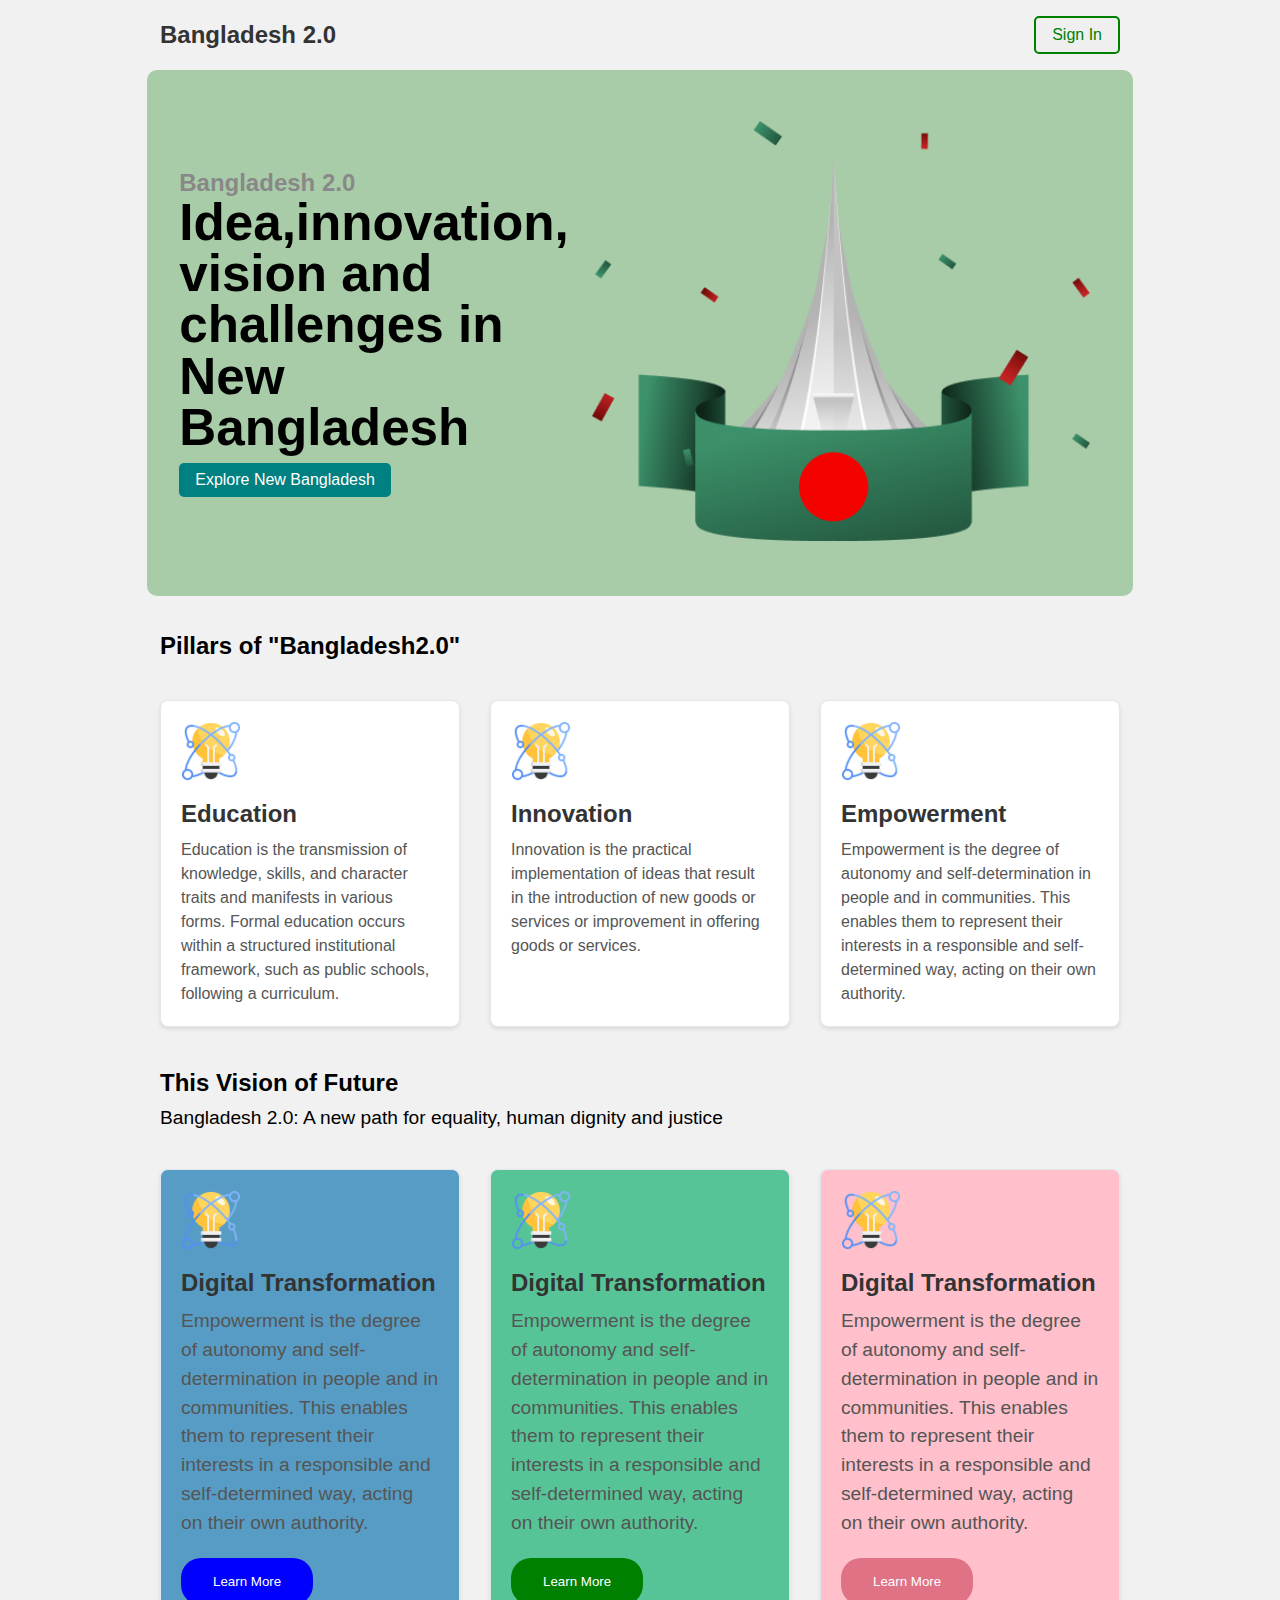
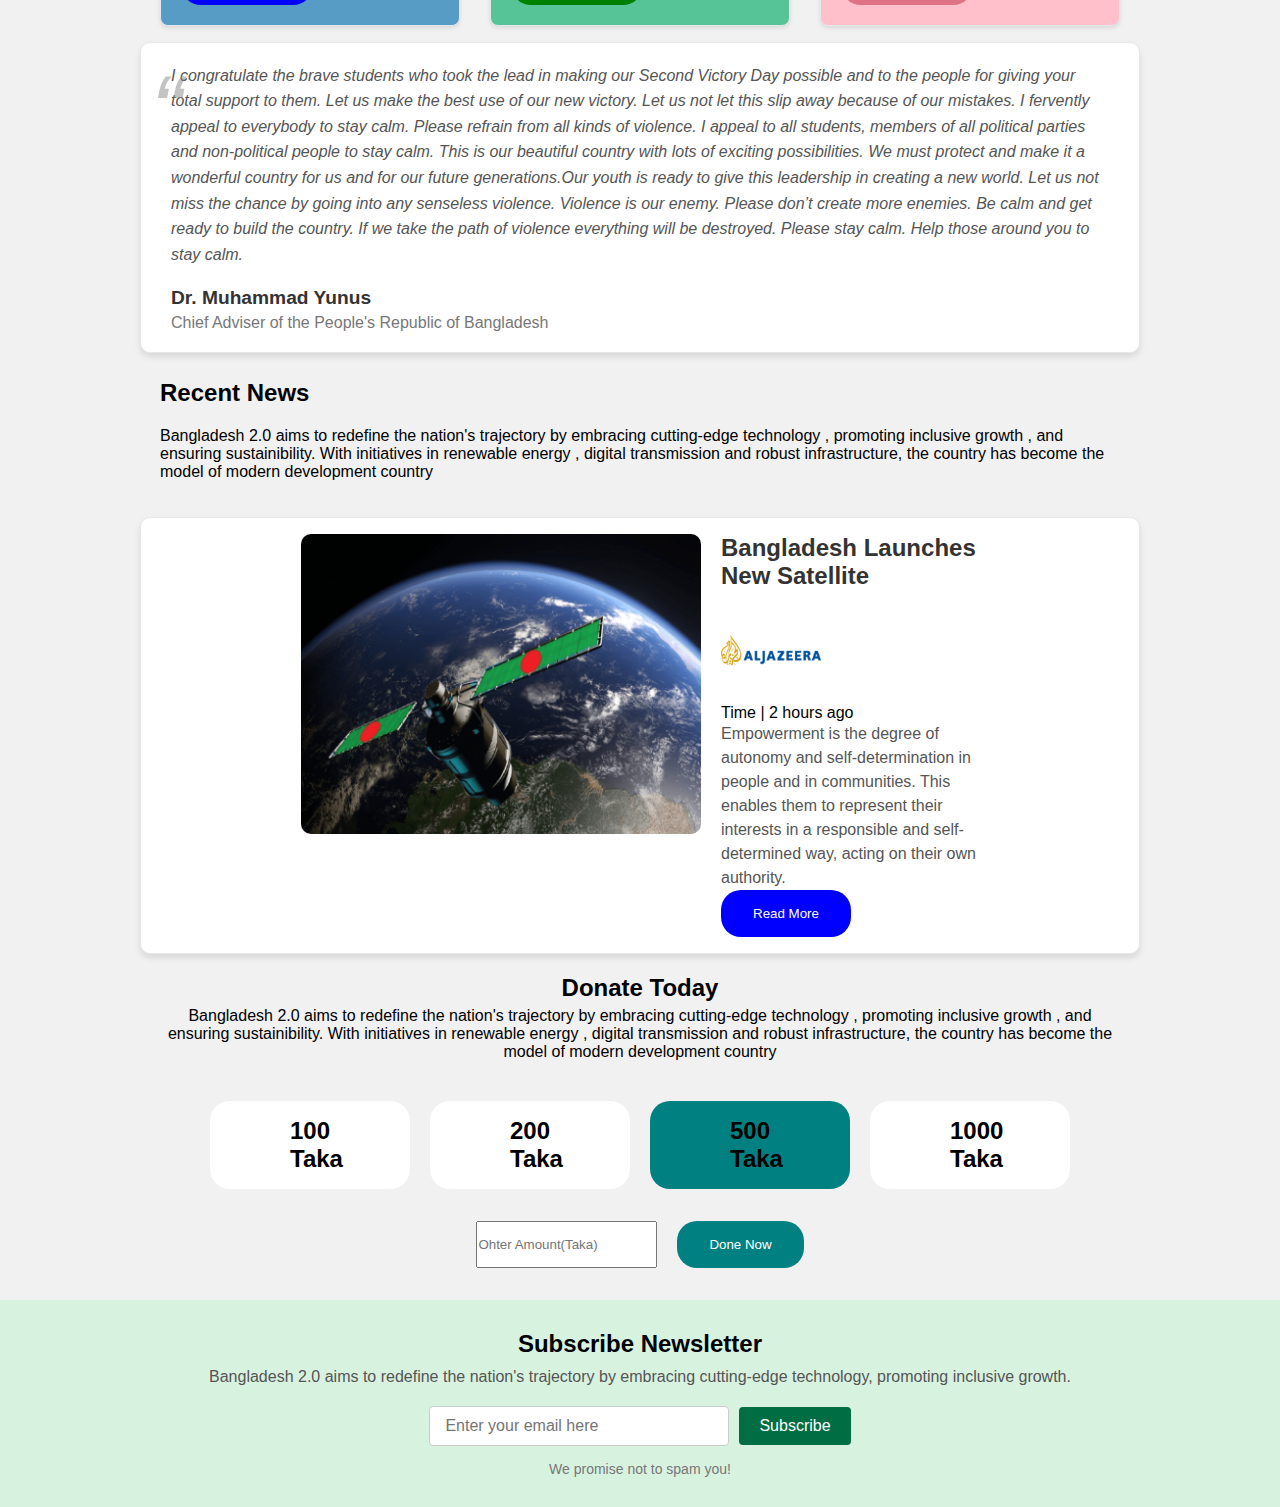
<file: index.html>
<!DOCTYPE html>
<html lang="en">
  <head>
    <meta charset="UTF-8" />
    <meta name="viewport" content="width=device-width, initial-scale=1.0" />
    <link rel="stylesheet" href="style.css" />
    <title>Document</title>
  </head>
  <body>
    <nav>
      <h1>Bangladesh 2.0</h1>
      <button>Sign In</button>
    </nav>
    <section class="banner">
      <div class="banner-content">
        <h3>Bangladesh 2.0</h3>
        <p>Idea,innovation, vision and challenges in New Bangladesh</p>
        <button>Explore New Bangladesh</button>
      </div>
      <div>
        <img src="assets/hero.png" alt="" />
      </div>
    </section>
    <section class="pillar">
      <h2>Pillars of "Bangladesh2.0"</h2>
      <div class="pillar-cards">
        <div class="pillar-card">
          <div class="icon">
            <img src="assets/card-icon.png" alt="Innovation Icon" />
          </div>
          <h3 class="title">Education</h3>
          <p class="description">
            Education is the transmission of knowledge, skills, and character
            traits and manifests in various forms. Formal education occurs
            within a structured institutional framework, such as public schools,
            following a curriculum.
          </p>
        </div>
        <div class="pillar-card">
          <div class="icon">
            <img src="assets/card-icon.png" alt="Innovation Icon" />
          </div>
          <h3 class="title">Innovation</h3>
          <p class="description">
            Innovation is the practical implementation of ideas that result in
            the introduction of new goods or services or improvement in offering
            goods or services.
          </p>
        </div>
        <div class="pillar-card">
          <div class="icon">
            <img src="assets/card-icon.png" alt="Innovation Icon" />
          </div>
          <h3 class="title">Empowerment</h3>
          <p class="description">
            Empowerment is the degree of autonomy and self-determination in
            people and in communities. This enables them to represent their
            interests in a responsible and self-determined way, acting on their
            own authority.
          </p>
        </div>
      </div>
    </section>
    <section class="vision">
      <h2>This Vision of Future</h2>
      <p>Bangladesh 2.0: A new path for equality, human dignity and justice</p>
      <div class="pillar-cards f-cards">
        <div class="pillar-card">
          <div class="icon">
            <img src="assets/card-icon.png" alt="Innovation Icon" />
          </div>
          <h3 class="title">Digital Transformation</h3>
          <p class="description">
            Empowerment is the degree of autonomy and self-determination in
            people and in communities. This enables them to represent their
            interests in a responsible and self-determined way, acting on their
            own authority.
          </p>
          <button class="btn-c">Learn More</button>
        </div>
        <div class="pillar-card">
          <div class="icon">
            <img src="assets/card-icon.png" alt="Innovation Icon" />
          </div>
          <h3 class="title">Digital Transformation</h3>
          <p class="description">
            Empowerment is the degree of autonomy and self-determination in
            people and in communities. This enables them to represent their
            interests in a responsible and self-determined way, acting on their
            own authority.
          </p>
          <button class="btn-d">Learn More</button>
        </div>
        <div class="pillar-card">
          <div class="icon">
            <img src="assets/card-icon.png" alt="Innovation Icon" />
          </div>
          <h3 class="title">Digital Transformation</h3>
          <p class="description">
            Empowerment is the degree of autonomy and self-determination in
            people and in communities. This enables them to represent their
            interests in a responsible and self-determined way, acting on their
            own authority.
          </p>
          <button class="btn-p">Learn More</button>
        </div>
      </div>
    </section>
    <div class="testimonial-card">
      <blockquote class="quote">
        <span class="quote-icon">“</span>
        I congratulate the brave students who took the lead in making our Second
        Victory Day possible and to the people for giving your total support to
        them. Let us make the best use of our new victory. Let us not let this
        slip away because of our mistakes. I fervently appeal to everybody to
        stay calm. Please refrain from all kinds of violence. I appeal to all
        students, members of all political parties and non-political people to
        stay calm. This is our beautiful country with lots of exciting
        possibilities. We must protect and make it a wonderful country for us
        and for our future generations.Our youth is ready to give this
        leadership in creating a new world. Let us not miss the chance by going
        into any senseless violence. Violence is our enemy. Please don’t create
        more enemies. Be calm and get ready to build the country. If we take the
        path of violence everything will be destroyed. Please stay calm. Help
        those around you to stay calm.
      </blockquote>
      <div class="author">
        <h4 class="name">Dr. Muhammad Yunus</h4>
        <p class="designation">
          Chief Adviser of the People's Republic of Bangladesh
        </p>
      </div>
    </div>

    <section>
      <div class="news">
        <h2>Recent News</h2>
        <p>
          Bangladesh 2.0 aims to redefine the nation's trajectory by embracing
          cutting-edge technology , promoting inclusive growth , and ensuring
          sustainibility. With initiatives in renewable energy , digital
          transmission and robust infrastructure, the country has become the
          model of modern development country
        </p>
      </div>
        <div >
            <div class="news-card">
            <img src="assets/satelite.png" alt="" />
            <div>

                <h3 class="title">Bangladesh Launches New Satellite</h3>

                <img src="assets/al-jazeera.png" alt="" width="25px" height="25px"> 
                <p>
                    Time | 2 hours ago
                </p>
                <p class="description">
                    Empowerment is the degree of autonomy and self-determination in
                    people and in communities. This enables them to represent their
                    interests in a responsible and self-determined way, acting on their
                    own authority.
                </p>
                <button class="btn-c">Read More</button>
            </div>
        </div>
         
    </section>
    <section>
        <div class="donate">
           <h2>
               Donate Today
            </h2>
        <p> Bangladesh 2.0 aims to redefine the nation's trajectory by embracing
            cutting-edge technology , promoting inclusive growth , and ensuring
            sustainibility. With initiatives in renewable energy , digital
            transmission and robust infrastructure, the country has become the
            model of modern development country</p>
        </div>
        <div class="donate-card">
            <div>
                <h2>100 Taka</h2>
                <h2>200 Taka</h2>
                <h2>500 Taka</h2>
                <h2>1000 Taka</h2>
            </div>
            <div class="other-amount">
                <input type="text" placeholder="Ohter Amount(Taka)">
                <button>Done Now</button>
            </div>
        </div>
    </section>
    <section>
        <div class="newsletter-container">
            <h2 class="newsletter-title">Subscribe Newsletter</h2>
            <p class="newsletter-description">
              Bangladesh 2.0 aims to redefine the nation's trajectory by embracing cutting-edge technology, promoting inclusive growth.
            </p>
            <div class="newsletter-form">
              <input type="email" placeholder="Enter your email here" class="email-input">
              <button class="subscribe-button">Subscribe</button>
            </div>
            <p class="newsletter-footer">We promise not to spam you!</p>
          </div>
    </section>
  </body>
</html>
</file>
<file: style.css>
* {
  margin: 0;
  padding: 0;
  box-sizing: border-box;
}
:root {
  --p-color: #008080;
}
body {
  font-family: "Poppins", sans-serif;
  background-color: #f1f1f1;
}
nav {
  display: flex;
  justify-content: space-between;
  align-items: center;
  padding: 1rem 10rem;
  background-color: #f1f1f1;
}

nav h1 {
  font-size: 1.5rem;
  font-weight: 600;
  color: #333;
}
nav button {
  padding: 0.5rem 1rem;
  font-size: 1rem;
  font-weight: 500;
  color: green;
  border: 2px solid green;
  border-radius: 5px;
  cursor: pointer;
  font-size: 700;
}
.banner {
  width: 77%;
  margin: 0 auto;
  background-color: rgba(75, 158, 75, 0.438);
  border-radius: 10px;
}
.banner {
  display: flex;
  justify-content: space-between;
  align-items: center;
  padding: 1rem 2rem;
}
.banner-content p {
  font-size: 3.2rem;
  font-weight: 900;
  line-height: 1;
}

.banner-content h3 {
  font-size: 1.5rem;
  font-weight: 600;
  color: #888;
}

.banner-content button {
  padding: 0.5rem 1rem;
  font-size: 1rem;
  font-weight: 500;
  background-color: var(--p-color);
  color: white;
  border: none;
  border-radius: 5px;
  cursor: pointer;
  font-size: 700;
  margin-top: 10px;
}
.banner > div > img {
  width: 500px;
  margin: 35px 10px;
}

.pillar h2 {
  margin-top: 20px;
}

.pillar {
  padding: 1rem 10rem;
}
.pillar .pillar-cards {
  display: flex;
  justify-content: space-between;
  flex-wrap: wrap;
  margin-top: 20px;
}

.pillar-card {
  width: 300px;
  padding: 20px;
  background-color: #fff;
  border-radius: 8px;
  box-shadow: 0 2px 4px rgba(0, 0, 0, 0.1);
  border: 1px solid #e5e7eb;
  margin-top: 20px;
}

.icon {
  margin-bottom: 15px;
}

.icon img {
  width: 60px;
  height: 60px;
}

.title {
  font-size: 1.5rem;
  font-weight: bold;
  margin-bottom: 10px;
  color: #333;
}

.description {
  font-size: 1rem;
  color: #555;
  line-height: 1.5;
}

.vision {
  padding: 1rem 10rem;
}
.vision h2,
.vision p {
  margin-top: 10px;
}
.vision p {
  font-size: 1.2rem;
  font-weight: 500;
  margin-bottom: 20px;
}
.btn-c {
  background-color: blue;
  color: white;
  border: none;
  padding: 1rem 2rem;
  border-radius: 20px;
}
.vision .pillar-card:nth-child(1) {
  background-color: #579cc4;
}
.vision .pillar-card:nth-child(2) {
  background-color: #57c497;
}
.vision .pillar-card:nth-child(3) {
  background-color: pink;
}
.btn-d {
  background-color: green;
  color: white;
  border: none;
  padding: 1rem 2rem;
  border-radius: 20px;
}
.btn-p {
  background-color: rgb(223, 114, 132);
  color: white;
  border: none;
  padding: 1rem 2rem;
  border-radius: 20px;
}
.f-cards {
  display: flex;
  justify-content: space-between;
  flex-wrap: wrap;
  margin-top: 20px;
}
.testimonial-card {
  width: 1000px;
  margin: 0 auto;
  padding: 20px 30px;
  background-color: #fff;
  border-radius: 10px;
  box-shadow: 0 4px 6px rgba(0, 0, 0, 0.1);
  border: 1px solid #e5e7eb;
}

/* .quote {
  font-style: italic;
  color: #555;
  margin-bottom: 20px;
  line-height: 1.6;
  position: relative;
} */

.quote {
  font-style: italic;
  color: #555;
  margin-bottom: 20px;
  line-height: 1.6;
  position: relative;
  background-size: 30px;
}

.quote-icon {
  position: absolute;
  font-size: 6rem;
  color: #888;
  top: -30px;
  left: -20px;
  opacity: 0.5;
}

.author {
  margin-top: 10px;
}

.name {
  font-size: 1.2rem;
  font-weight: bold;
  color: #333;
  margin-bottom: 5px;
}

.designation {
  font-size: 1rem;
  color: #777;
}

.news {
  padding: 1rem 10rem;
}
.news h2 {
  margin-top: 10px;
  margin-bottom: 20px;
}

.news-card {
  padding: 1rem 10rem;
  width: 1000px;
  margin: 0 auto;
  display: flex;
  background-color: #fff;
  border-radius: 10px;
  box-shadow: 0 4px 6px rgba(0, 0, 0, 0.1);
  border: 1px solid #e5e7eb;
  margin-top: 20px;
}

.news-card img {
  width: 500px;
  height: 300px;
  border-radius: 10px;
  margin-right: 20px;
}
.news-card div img {
  width: 100px;
  height: 100px;
  object-fit: contain;
}

.donate {
  text-align: center;
  margin: 20px 10rem;
}
.donate p {
  margin-top: 5px;
}

.donate-card h2 {
  background-color: white;
  padding: 1rem 5rem;
  border-radius: 20px;
  margin-top: 20px;
  width: 200px;
}
.donate-card div {
  display: flex;
  gap: 20px;
  justify-content: center;
}

.donate-card div h2:nth-child(3) {
  background-color: teal;
}
.other-amount {
  padding: 2rem 1rem;
  border-radius: 5px;
  text-align: center;
}

.other-amount button {
  padding: 1rem 2rem;
  background-color: var(--p-color);
  color: white;
  border: none;
  border-radius: 20px;
  cursor: pointer;
}

.newsletter-container {
  text-align: center;
  padding: 30px 20px;
  background-color: #d8f2e0;
}

.newsletter-title {
  font-size: 24px;
  font-weight: bold;
  color: #000;
  margin-bottom: 10px;
}

.newsletter-description {
  font-size: 16px;
  color: #555;
  margin-bottom: 20px;
}

.newsletter-form {
  display: flex;
  justify-content: center;
  align-items: center;
  gap: 10px;
}

.email-input {
  padding: 10px 15px;
  font-size: 16px;
  border: 1px solid #ccc;
  border-radius: 4px;
  flex: 1;
  max-width: 300px;
}

.subscribe-button {
  padding: 10px 20px;
  font-size: 16px;
  color: #fff;
  background-color: #006d43;
  border: none;
  border-radius: 4px;
  cursor: pointer;
  transition: background-color 0.3s ease;
}

.subscribe-button:hover {
  background-color: #005633;
}

.newsletter-footer {
  margin-top: 15px;
  font-size: 14px;
  color: #777;
}
</file>
